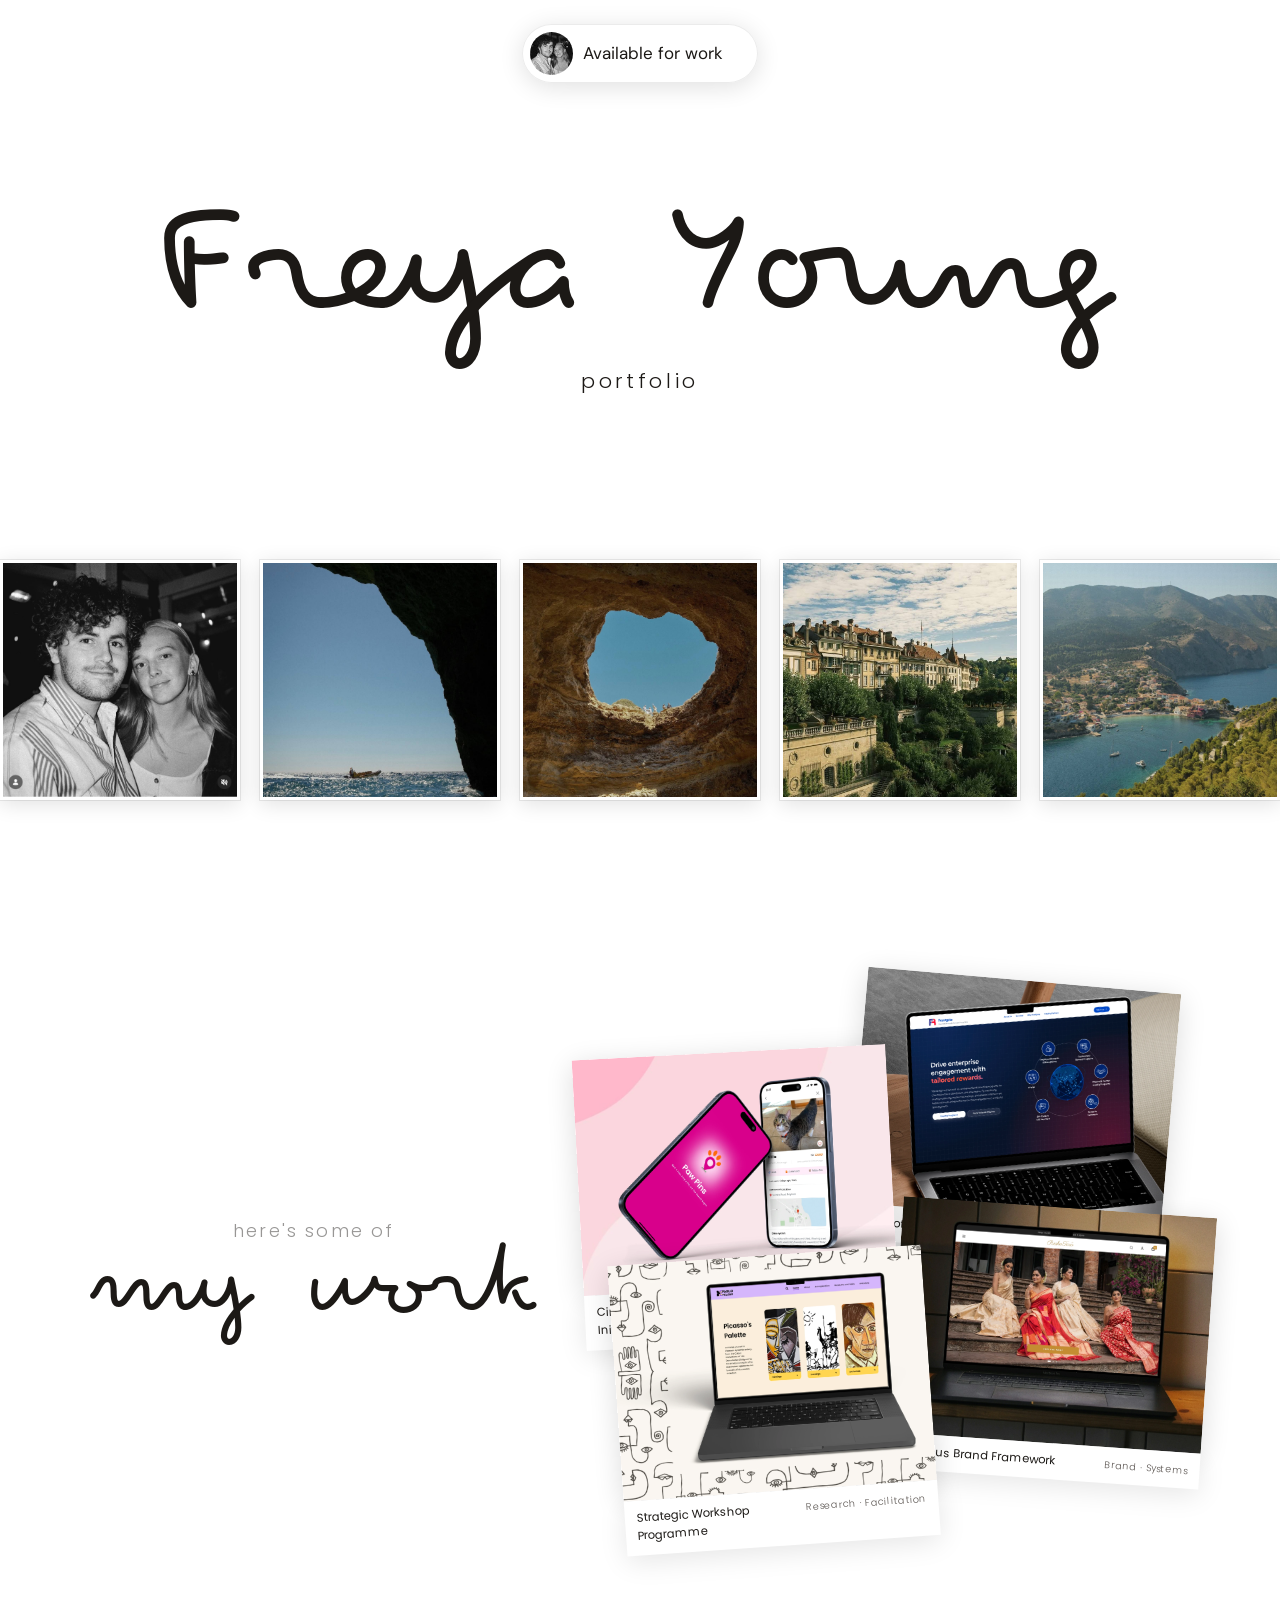
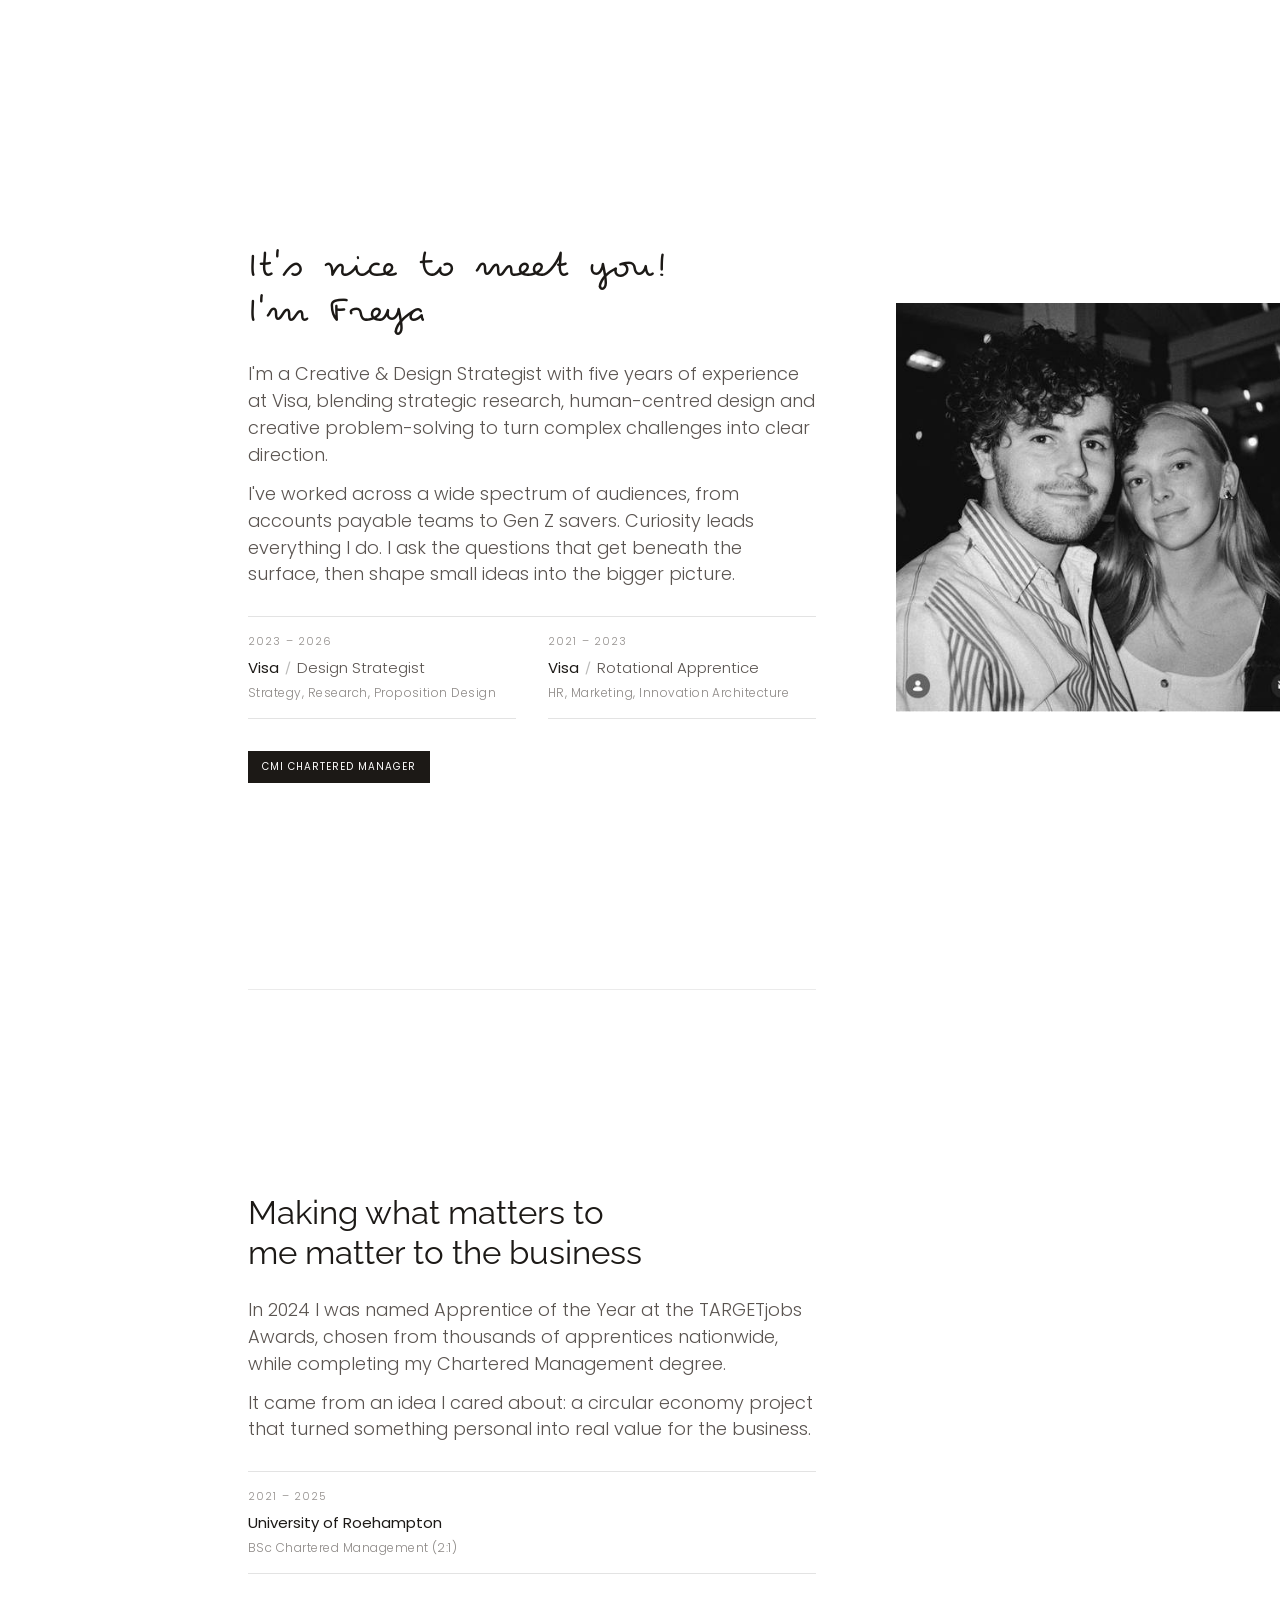
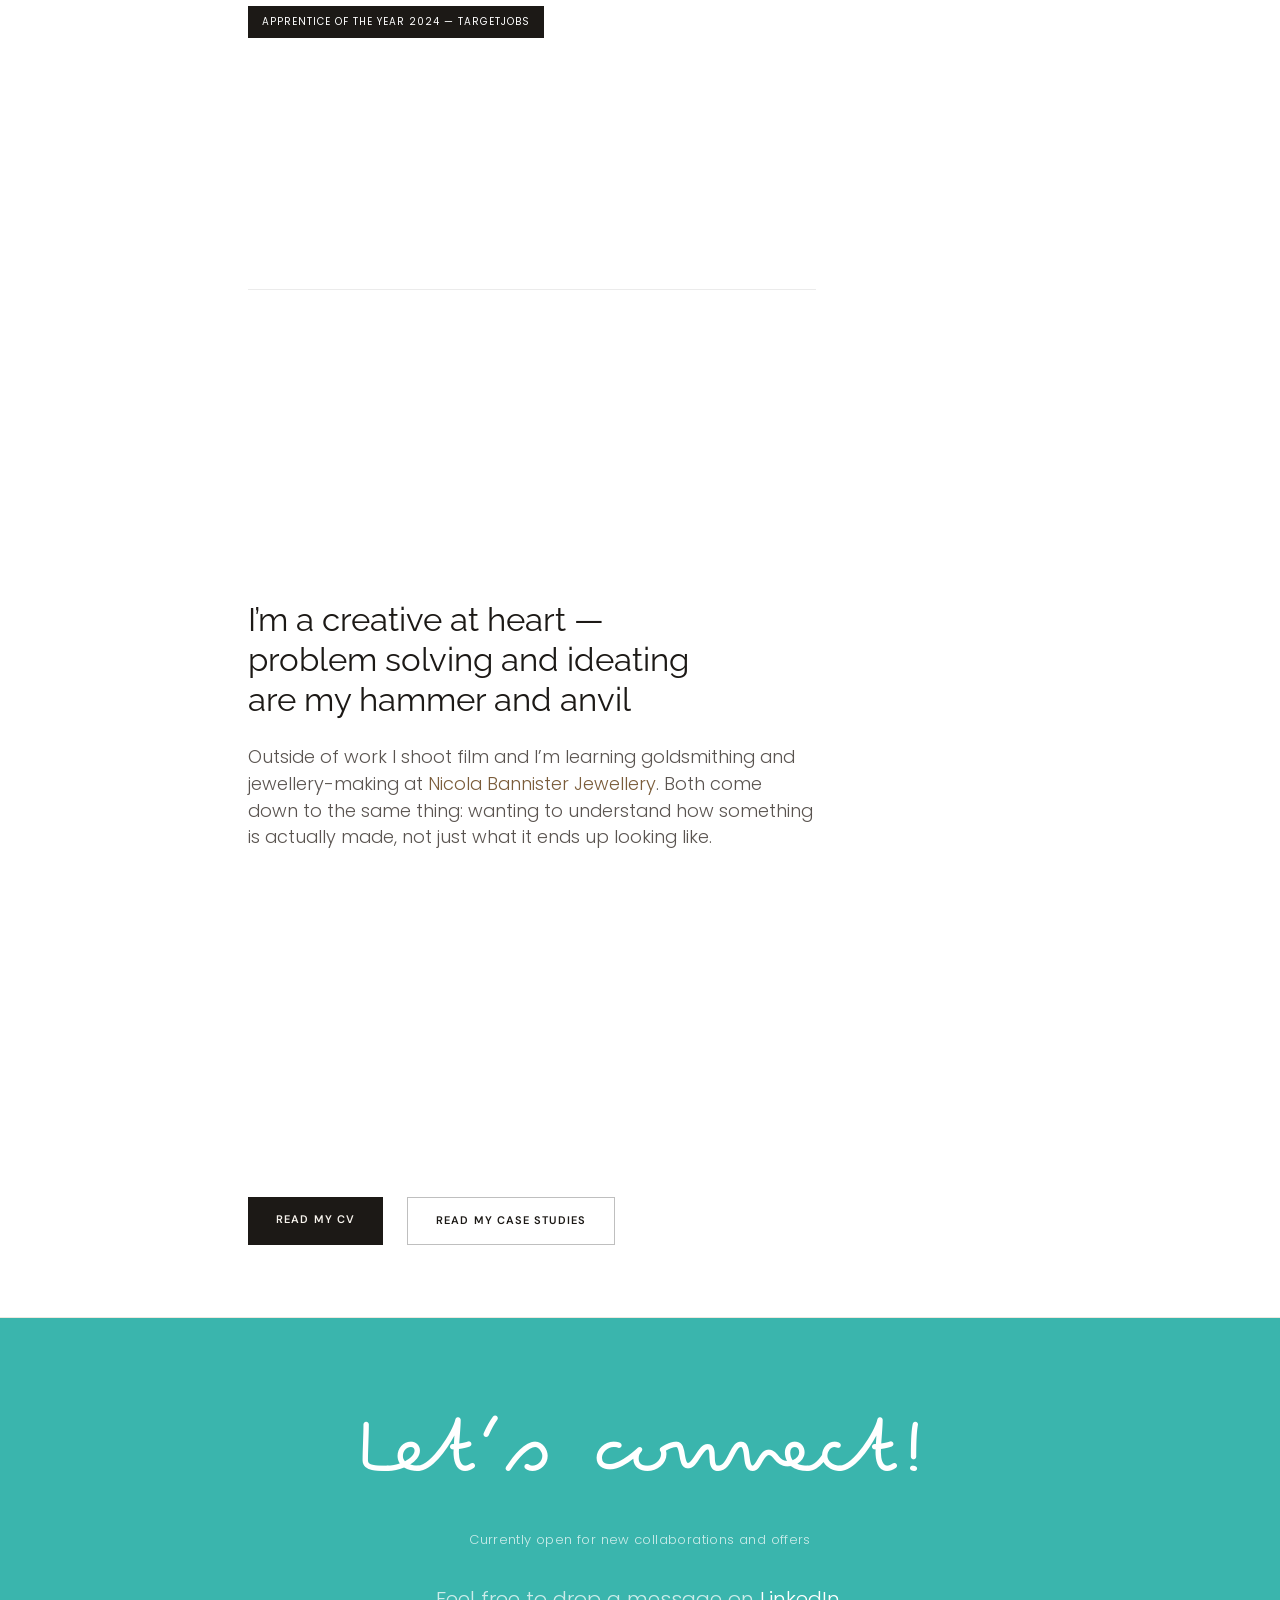
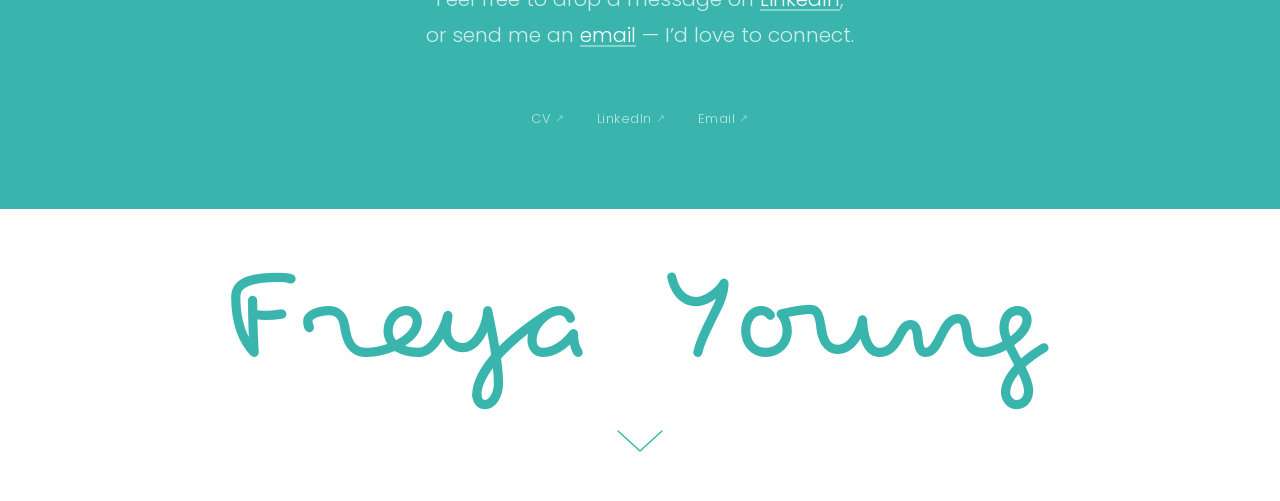
<file: index.html>
<!doctype html><html><head><meta charset=utf8><meta name="theme-color" content="#ffffff"><meta name=viewport content="width=device-width,initial-scale=1,viewport-fit=cover"><style>:root{color-scheme:light;box-sizing:border-box;padding-top:env(safe-area-inset-top,0px);padding-bottom:env(safe-area-inset-bottom,0px)}html{scroll-padding-top:env(safe-area-inset-top,0px)}body{margin:0;padding:0;font:14px -apple-system,BlinkMacSystemFont,sans-serif;background:#fff;color:#000}img{max-width:100%}[hidden]:not([hidden=until-found i]){display:none!important}
/* ── Scroll reveal ── */
#page-wrap{position:relative;z-index:1;background:#fff;}
body{background:#111;}
#reveal-layer{
  position:fixed;bottom:0;left:0;right:0;height:65vh;
  z-index:0;display:grid;grid-template-columns:1fr 1fr 1fr;
  grid-template-rows:1fr;pointer-events:none;overflow:hidden;
}
.reveal-cell{position:relative;overflow:hidden;}
.reveal-cell img{
  position:absolute;inset:0;width:100%;height:100%;
  object-fit:cover;object-position:top;
}
@media(max-width:768px){
  #reveal-layer{height:55vh;grid-template-columns:1fr 1fr;}
  #rc-right{display:none;}
}
</style>
<style>
@font-face{font-family:'Pecita';src:url('fonts/Pecita.otf') format('opentype');font-weight:normal;font-style:normal;}
</style></head><body>
<title>Freya Young</title>
<meta name="claude:viewport-fit-sides" content="cover">
<link rel="stylesheet" href="https://fonts.googleapis.com/css2?family=Poppins:wght@300;400&family=Pinyon+Script&family=Cormorant+Garamond:ital,wght@0,300;0,400;1,300;1,400&family=DM+Sans:opsz,wght@9..40,300;9..40,400;9..40,500;9..40,600&family=Raleway:wght@300;400;500;600;900&display=swap">
<style>
@font-face{font-family:'Coconat';src:url('[data-uri]') format('woff2');font-weight:700;font-style:normal;font-display:swap;}
@font-face{font-family:'LeagueSpartan';font-weight:900;src:url('[data-uri]') format('woff2');}
:root{
  --bg:#F8F4EE;--bg-band:#EDE8DF;--ink:#1C1916;--mid:#5A5450;
  --soft:#9B948E;--accent:#7A5C3A;--teal:#3AB5AD;--card-w:calc(20vw - 16px);--gap:20px;--speed:22s;--blue:#3D6080;
  --serif:'Cormorant Garamond',Georgia,serif;
  --sans:'DM Sans',system-ui,sans-serif;
  --script:'Pinyon Script',cursive;
  --coconat:'Coconat',Georgia,serif;
      --spartan:'LeagueSpartan',var(--sans);
  --gutter:72px;
  --ivory:#F1F0E7;--ivory-r:#F4F3EA;
  --charcoal:#62615A;--blush:#D7B7AD;
}


*,*::before,*::after{box-sizing:border-box;margin:0;padding:0;}
html{scroll-behavior:smooth;}
html{background:#fff;}body{background:#fff;color:var(--ink);font-family:var(--sans);font-size:15px;line-height:1.6;-webkit-font-smoothing:antialiased;padding-left:max(0px,env(safe-area-inset-left,0px));padding-right:max(0px,env(safe-area-inset-right,0px));padding-block:0;}
body::before{content:"";position:fixed;inset:0 0 auto;height:env(safe-area-inset-top,0px);z-index:51;background:transparent;}
a{color:inherit;text-decoration:none;}
h1,h2,h3{text-wrap:balance;}

.nav{position:fixed;top:24px;left:50%;transform:translateX(-50%);z-index:100;background:rgba(255,255,255,.92);backdrop-filter:blur(12px);-webkit-backdrop-filter:blur(12px);border:1px solid rgba(0,0,0,.08);border-radius:999px;padding:7px 10px 7px 7px;box-shadow:0 4px 24px rgba(0,0,0,.12);white-space:nowrap;perspective:600px;overflow:hidden;}
.nav__face{display:flex;align-items:center;will-change:transform,opacity;}
.nav__avatar{width:43px;height:43px;border-radius:50%;overflow:hidden;flex-shrink:0;}
.nav__avatar img{width:100%;height:100%;object-fit:cover;object-position:center top;}
.nav__links{list-style:none;display:flex;gap:0;margin:0 10px;}
.nav__links a{font-family:var(--sans);font-size:17px;font-weight:400;color:var(--ink);padding:8px 17px;border-radius:999px;text-decoration:none;letter-spacing:0;text-transform:none;transition:background .15s;}
.nav__links a:hover{background:rgba(0,0,0,.05);}
.nav__cta{background:var(--teal);color:#fff;font-family:var(--label);font-size:11px;font-weight:600;letter-spacing:.1em;text-transform:uppercase;padding:13px 28px;border-radius:100px;text-decoration:none;transition:background .18s;}.nav__cta:hover{background:#2fa09a;}
.nav__cta:hover{opacity:.75;}
.nav__avail-text{font-family:var(--sans);font-size:17px;font-weight:400;color:var(--ink);padding:0 10px;}
.nav__dot{width:10px;height:10px;border-radius:50%;background:#fff;flex-shrink:0;margin-right:4px;}

/* HERO */
.hero{position:relative;height:100svh;overflow:hidden;background:#fff;}
.mast{position:absolute;top:0;left:0;right:0;bottom:calc(var(--card-w) + max(40px,env(safe-area-inset-bottom,0px)) + 24px);z-index:2;display:flex;flex-direction:column;align-items:center;justify-content:center;text-align:center;padding:0 max(24px,env(safe-area-inset-left,0px));gap:0.3em;}
.mast__name{font-family:'Pecita',cursive;font-weight:normal;font-size:clamp(72px,14vw,210px);line-height:0.9;color:var(--ink);}
.mast__sub{font-family:'Poppins',sans-serif;font-weight:300;font-size:clamp(13px,1.6vw,22px);color:var(--ink);letter-spacing:0.18em;text-transform:lowercase;}
.reel{position:absolute;bottom:max(100px,env(safe-area-inset-bottom,0px));left:0;right:0;z-index:2;overflow:visible;}
.track{display:flex;gap:var(--gap);width:max-content;animation:reel-scroll var(--speed) linear infinite;}
@keyframes reel-scroll{to{transform:translateX(calc(-5*(var(--card-w) + var(--gap))));}}
.reel-card{position:relative;width:var(--card-w);height:var(--card-w);flex-shrink:0;overflow:visible;border:3px solid #fff;outline:1px solid rgba(0,0,0,.08);box-shadow:0 4px 20px rgba(0,0,0,.12);}
.reel-card img{width:100%;height:100%;object-fit:cover;display:block;}
.speech{position:absolute;bottom:calc(100% + 10px);left:50%;transform:translateX(-50%) translateY(6px);background:#fff;color:var(--ink);font-family:'Poppins',sans-serif;font-weight:300;font-size:clamp(10px,0.85vw,13px);line-height:1.3;white-space:nowrap;padding:7px 14px 8px;border-radius:20px;box-shadow:0 4px 16px rgba(0,0,0,.14);pointer-events:none;opacity:0;transition:opacity 0.2s ease,transform 0.2s ease;z-index:10;}
.speech::after{content:'';position:absolute;top:100%;left:50%;transform:translateX(-50%);border:6px solid transparent;border-top-color:#fff;}
.reel-card:hover .speech{opacity:1;transform:translateX(-50%) translateY(0);}

.hero__landscape{flex:1;position:relative;overflow:hidden;}
.carousel{position:relative;width:100%;height:100%;overflow:hidden;}
.carousel__slide{position:absolute;inset:0;background-size:cover;background-position:center 35%;opacity:0;transition:opacity .7s ease;}
.carousel__slide.active{opacity:1;}
.carousel__slide--grad1{background:linear-gradient(135deg,#4A6C7A 0%,#3A5068 50%,#2D4A5C 100%);}
.carousel__slide--grad2{background:linear-gradient(135deg,#5C6845 0%,#3D5035 50%,#2A3D28 100%);}
.carousel__nav{position:absolute;bottom:20px;left:50%;transform:translateX(-50%);display:flex;gap:8px;z-index:10;align-items:center;}
.carousel__dot{width:24px;height:2px;background:rgba(255,255,255,.4);border:none;cursor:pointer;padding:0;transition:background .2s,width .2s;border-radius:1px;}
.carousel__dot.active{background:#fff;width:40px;}
.carousel__arrow{position:absolute;right:20px;top:50%;transform:translateY(-50%);width:40px;height:40px;border:1px solid rgba(255,255,255,.5);background:rgba(0,0,0,.12);color:#fff;font-size:22px;line-height:1;cursor:pointer;display:flex;align-items:center;justify-content:center;z-index:10;transition:background .2s;padding:0;}
.carousel__arrow:hover{background:rgba(0,0,0,.35);}





/* WORK — anju.design style */
.work{padding:0;background:#fff;}
.work-two-col{display:grid;grid-template-columns:1fr 1.3fr;align-items:center;padding:80px 72px;gap:24px;}
.work-label{display:flex;flex-direction:column;gap:0.1em;align-items:center;text-align:center;}
.work-label__pre{font-family:'Poppins',sans-serif;font-weight:300;font-size:clamp(14px,1.4vw,20px);letter-spacing:0.12em;text-transform:lowercase;color:var(--ink);opacity:0.45;}
.work-label__main{font-family:'Pecita',cursive;font-weight:normal;font-size:clamp(52px,8vw,120px);line-height:0.9;color:var(--ink);}
.collage{position:relative;width:100%;aspect-ratio:1/0.95;}
.col-card{position:absolute;left:var(--left);top:var(--top);width:50%;transform:rotate(var(--rot)) translateY(20px);opacity:0;transition:transform 0.65s cubic-bezier(0.22,1,0.36,1) var(--delay),opacity 0.5s ease var(--delay);}
.col-card.in{transform:rotate(var(--rot)) translateY(0);opacity:1;}
.col-card__img{width:100%;aspect-ratio:4/3;overflow:hidden;box-shadow:0 6px 28px rgba(0,0,0,.14);}
.col-card__img img{width:100%;height:100%;object-fit:cover;display:block;}
.col-card__info{background:#fff;padding:8px 12px 10px;box-shadow:0 6px 28px rgba(0,0,0,.10);display:flex;flex-direction:row;align-items:baseline;justify-content:space-between;gap:8px;}
.col-card__title{font-family:'Poppins',sans-serif;font-weight:400;font-size:clamp(10px,0.9vw,13px);color:var(--ink);}
.col-card__meta{font-family:'Poppins',sans-serif;font-weight:300;font-size:clamp(9px,0.75vw,11px);color:var(--mid);letter-spacing:0.03em;white-space:nowrap;}
.work-footer{display:flex;align-items:center;justify-content:space-between;padding:18px var(--gutter) 72px;}
.work-footer-left{font-size:13px;color:var(--soft);}
.work-footer-right{font-size:13px;color:var(--blue);}
.work-footer-right:hover{text-decoration:underline;}

/* ABOUT */
.about{padding:72px var(--gutter) 72px;background:var(--bg);}
.about-inner{display:grid;grid-template-columns:1fr 1.6fr;gap:clamp(40px,5vw,72px);align-items:start;}
.about-heading{font-family:var(--serif);font-style:italic;font-size:clamp(26px,3.2vw,46px);font-weight:300;line-height:1.15;color:var(--ink);margin-bottom:28px;}
.about-body p{font-size:15px;color:var(--mid);line-height:1.85;margin-bottom:16px;font-weight:300;max-width:480px;}
.about-mark{background:color-mix(in srgb,var(--accent) 22%,transparent);color:var(--ink);padding:1px 3px;border-radius:2px;}
.about-credentials{display:flex;flex-wrap:wrap;gap:8px;margin-top:28px;}
.cred-pill{font-size:11px;letter-spacing:.06em;text-transform:uppercase;color:var(--mid);border:1px solid color-mix(in srgb,var(--ink) 18%,transparent);padding:5px 13px;}
.about-link{display:inline-block;margin-top:28px;font-size:11.5px;letter-spacing:.1em;text-transform:uppercase;color:var(--ink);text-decoration:none;border-bottom:1px solid var(--ink);padding-bottom:2px;transition:opacity .15s;}
.about-link:hover{opacity:.55;}
.about-right{position:relative;padding-top:20px;min-height:800px;}
.about-year{position:absolute;top:0;right:0;font-family:var(--sans);font-size:28px;font-weight:300;color:color-mix(in srgb,var(--ink) 30%,transparent);letter-spacing:.04em;}
.about-photo-wrap{width:100%;transform:rotate(1deg);box-shadow:0 12px 48px rgba(0,0,0,.18);position:relative;z-index:2;flex-shrink:0;align-self:flex-start;}
.about-photo-wrap img{display:block;width:100%;aspect-ratio:4/3;object-fit:cover;object-position:center 30%;}
.about-clip{position:absolute;top:-22px;left:50%;transform:translateX(-50%);z-index:5;}
.about-stamps{position:absolute;bottom:80px;right:0;display:flex;flex-direction:column;gap:6px;align-items:flex-end;z-index:4;}
.about-stamp{display:block;box-shadow:0 2px 8px rgba(0,0,0,.22);}
.about-stamp--1{transform:rotate(2deg);}
.about-stamp--2{transform:rotate(-3deg) translateX(10px);}
.about-note{position:absolute;bottom:60px;left:0;width:52%;background:var(--ivory-r);border:1.5px dashed color-mix(in srgb,var(--accent) 35%,transparent);border-radius:40% 42% 38% 44%/38% 40% 44% 42%;padding:28px 32px;z-index:3;transform:rotate(-1.5deg);}
.about-note p{font-family:var(--script);font-size:clamp(16px,1.8vw,22px);line-height:1.5;color:var(--ink);}
.about-star{position:absolute;opacity:.7;}
.about-star--bl{bottom:0;left:-20px;}
.about-star--br{bottom:40px;right:-10px;}
.section-eyebrow{font-size:10.5px;font-weight:400;letter-spacing:.16em;text-transform:uppercase;color:var(--soft);margin-bottom:20px;display:block;}

/* CREATIVE PURSUITS */
.pursuits{display:grid;grid-template-columns:1fr 1fr;min-height:580px;}
.pursuit{position:relative;overflow:hidden;display:flex;flex-direction:column;justify-content:flex-end;padding:48px clamp(28px,4vw,60px);min-height:580px;}
.pursuit--photo{background:#27201A;}
.pursuit--jewel{background:#E8D6C0;}
.pursuit__label{font-size:10px;letter-spacing:.18em;text-transform:uppercase;margin-bottom:20px;}
.pursuit--photo .pursuit__label{color:rgba(255,255,255,.45);}
.pursuit--jewel .pursuit__label{color:var(--mid);}
.pursuit__title{font-family:var(--serif);font-size:clamp(52px,7vw,96px);font-weight:300;font-style:italic;line-height:.9;margin-bottom:20px;}
.pursuit--photo .pursuit__title{color:rgba(255,255,255,.92);}
.pursuit--jewel .pursuit__title{color:var(--ink);}
.pursuit__desc{font-size:14px;line-height:1.65;max-width:380px;font-weight:300;}
.pursuit--photo .pursuit__desc{color:rgba(255,255,255,.55);}
.pursuit--jewel .pursuit__desc{color:var(--mid);}
.pursuit__rule{position:absolute;top:48px;right:clamp(28px,4vw,60px);width:1px;height:60px;}
.pursuit--photo .pursuit__rule{background:rgba(255,255,255,.18);}
.pursuit--jewel .pursuit__rule{background:color-mix(in srgb,var(--ink) 18%,transparent);}

.footer{background:var(--teal);color:var(--bg);padding:96px 48px 80px;}
.footer__avail{display:flex;align-items:center;justify-content:center;gap:10px;font-family:'Poppins',sans-serif;font-weight:300;font-size:13px;color:rgba(255,255,255,.75);line-height:1.4;margin-bottom:32px;letter-spacing:.03em;}
.footer__avail-dot{width:8px;height:8px;border-radius:50%;background:#fff;flex-shrink:0;margin-top:2px;align-self:flex-start;}
.footer__links{display:flex;gap:32px;justify-content:center;margin-top:40px;}
.footer__links a{font-family:'Poppins',sans-serif;font-weight:300;font-size:13px;color:rgba(255,255,255,.65);text-decoration:none;display:flex;align-items:center;gap:4px;transition:color .15s;letter-spacing:.04em;}
.footer__links a:hover{color:#fff;}
.footer__links a::after{content:"\2197\FE0E";font-size:11px;opacity:.6;}
.footer__msg{text-align:center;font-family:'Poppins',sans-serif;font-weight:300;font-size:clamp(16px,1.6vw,22px);color:rgba(255,255,255,.75);line-height:1.75;margin-bottom:56px;}
.footer__msg a{color:#fff;text-decoration:underline;text-underline-offset:3px;text-decoration-color:rgba(255,255,255,.4);}
.footer__msg a:hover{text-decoration-color:#fff;}
.footer__name{display:block;font-family:'Pecita',cursive;font-weight:normal;font-size:clamp(72px,12vw,180px);line-height:0.88;color:var(--teal);white-space:nowrap;text-align:center;}
.footer__connect{font-family:'Pecita',cursive;font-weight:normal;font-size:clamp(48px,7vw,96px);color:#fff;margin:0 0 32px;line-height:0.95;text-align:center;}
.footer-name-section{background:#fff;display:flex;flex-direction:column;align-items:center;justify-content:center;padding:56px 48px 48px;}
.footer-chevron{color:var(--teal);margin-top:28px;flex-shrink:0;}
.footer-inner{display:none;}



/* ── SKILLS SECTION ── */
.about{background:var(--bg-band);padding:80px var(--gutter);}
.about-inner{max-width:1160px;margin:0 auto;display:grid;grid-template-columns:1fr 320px;gap:80px;align-items:start;}
.section-eyebrow{font-size:10.5px;font-weight:400;letter-spacing:.16em;text-transform:uppercase;color:var(--soft);margin-bottom:16px;display:block;}
.about-title{font-family:var(--serif);font-size:clamp(32px,5vw,52px);font-weight:300;line-height:1.1;color:var(--ink);margin-bottom:28px;}
.about-title em{font-style:italic;color:var(--accent);}
.about-body p{font-size:14px;color:var(--mid);line-height:1.8;margin-bottom:14px;font-weight:300;}
.btn{display:inline-flex;align-items:center;gap:8px;margin-top:12px;padding:14px 32px;background:var(--teal);border:none;color:#fff;font-family:var(--label);font-size:12px;font-weight:600;letter-spacing:.1em;text-transform:uppercase;text-decoration:none;transition:background .18s;}.btn:hover{background:#2fa09a;}
.btn:hover{background:var(--ink);color:var(--bg);}
.photo-col{display:flex;flex-direction:column;gap:16px;}
.photo-box{aspect-ratio:3/4;background:var(--bg);border:1px solid color-mix(in srgb,var(--ink) 10%,transparent);display:flex;align-items:center;justify-content:center;font-size:11px;letter-spacing:.05em;color:var(--soft);max-width:100%;}
.hobby-row{display:flex;gap:8px;flex-wrap:wrap;}
.hobby-pill{font-family:var(--serif);font-style:italic;font-size:13px;color:var(--mid);border:1px solid color-mix(in srgb,var(--ink) 20%,transparent);padding:5px 14px;border-radius:20px;}

/* CONTACT */
.contact{padding:96px var(--gutter);text-align:center;}
.contact-eyebrow{margin-bottom:20px;display:inline-block;}
.contact-title{font-family:var(--serif);font-size:clamp(56px,11vw,108px);font-weight:300;line-height:.95;color:var(--ink);margin-bottom:24px;}
.contact-title em{font-style:italic;color:var(--accent);}
.contact-sub{font-size:14px;color:var(--mid);margin-bottom:36px;font-weight:300;max-width:400px;margin-left:auto;margin-right:auto;line-height:1.7;}
.email-block{display:inline-block;font-family:var(--serif);font-size:20px;font-weight:300;color:var(--ink);background:var(--bg-band);padding:16px 32px;user-select:all;letter-spacing:.02em;}
.contact-links{margin-top:24px;display:flex;gap:24px;justify-content:center;}
.contact-links a{font-size:11.5px;letter-spacing:.08em;text-transform:uppercase;color:var(--soft);transition:color .15s;}
.contact-links a:hover{color:var(--ink);}

footer{border-top:1px solid var(--bg-band);padding:20px var(--gutter);}
.footer{background:var(--teal);color:var(--bg);padding:96px 48px 80px;}
.footer__avail{display:flex;align-items:center;justify-content:center;gap:10px;font-family:'Poppins',sans-serif;font-weight:300;font-size:13px;color:rgba(255,255,255,.75);line-height:1.4;margin-bottom:32px;letter-spacing:.03em;}
.footer__avail-dot{width:8px;height:8px;border-radius:50%;background:#fff;flex-shrink:0;margin-top:2px;align-self:flex-start;}
.footer__links{display:flex;gap:32px;justify-content:center;}
.footer__links a{font-family:'Poppins',sans-serif;font-weight:300;font-size:13px;color:rgba(255,255,255,.65);text-decoration:none;display:flex;align-items:center;gap:4px;transition:color .15s;letter-spacing:.04em;}
.footer__links a:hover{color:#fff;}
.footer__links a::after{content:"\2197\FE0E";font-size:11px;opacity:.6;}
.footer__msg{text-align:center;font-family:'Poppins',sans-serif;font-weight:300;font-size:clamp(16px,1.6vw,22px);color:rgba(255,255,255,.75);line-height:1.75;margin-bottom:56px;}
.footer__msg a{color:#fff;text-decoration:underline;text-underline-offset:3px;text-decoration-color:rgba(255,255,255,.4);}
.footer__msg a:hover{text-decoration-color:#fff;}
.footer__name{display:block;font-family:'Pecita',cursive;font-weight:normal;font-size:clamp(72px,12vw,180px);line-height:0.88;color:var(--teal);white-space:nowrap;text-align:center;}
.footer__connect{font-family:'Pecita',cursive;font-weight:normal;font-size:clamp(48px,7vw,96px);color:#fff;margin:0 0 32px;line-height:0.95;text-align:center;}
.footer-name-section{background:#fff;display:flex;flex-direction:column;align-items:center;justify-content:center;padding:56px 48px 48px;}
.footer-chevron{color:var(--teal);margin-top:28px;flex-shrink:0;}
.footer-inner{display:none;}



/* ── DOES THIS SOUND LIKE YOU ── */
.sounds-like {
  background: #271D17;
  padding: 80px 0 72px;
  overflow: hidden;
}
.sounds-like__inner {
  padding: 0 var(--gutter);
  max-width: 1160px;
  margin: 0 auto 48px;
}
.sounds-like__eyebrow {
  font-size: 10.5px;
  font-weight: 400;
  letter-spacing: .16em;
  text-transform: uppercase;
  color: rgba(255,255,255,.35);
  display: block;
  margin-bottom: 14px;
}
.sounds-like__heading {
  font-family: var(--serif);
  font-size: clamp(28px, 4vw, 48px);
  font-weight: 300;
  color: #F0EBE3;
  line-height: 1.15;
}
.sounds-like__heading em {
  font-style: italic;
  color: #C49A65;
}
.cards-track-wrap {
  overflow-x: auto;
  -webkit-overflow-scrolling: touch;
  scrollbar-width: none;
  cursor: grab;
}
.cards-track-wrap::-webkit-scrollbar { display: none; }
.cards-track {
  display: flex;
  gap: 16px;
  padding: 0 var(--gutter) 4px;
  width: max-content;
}
.scard {
  flex-shrink: 0;
  width: 220px;
  padding: 28px 24px 32px;
  display: flex;
  flex-direction: column;
  gap: 20px;
}
.scard--blue   { background: #C8DCE8; }
.scard--yellow { background: #EDE8C4; }
.scard--sage   { background: #C4D8C8; }
.scard--peach  { background: #E8D4C4; }
.scard--lav    { background: #D8CCEC; }
.scard__icon {
  width: 36px;
  height: 36px;
  opacity: .7;
}
.scard__quote {
  font-family: var(--serif);
  font-size: 15px;
  font-style: italic;
  font-weight: 300;
  color: #2A1F1A;
  line-height: 1.55;
}
.sounds-like__cta {
  display: flex;
  justify-content: center;
  margin-top: 48px;
  padding: 0 var(--gutter);
}
.sounds-like__btn {
  display: inline-block;
  padding: 13px 32px;
  border: 1px solid rgba(255,255,255,.25);
  color: #F0EBE3;
  font-size: 12px;
  font-weight: 400;
  letter-spacing: .1em;
  text-transform: uppercase;
  transition: background .2s, border-color .2s;
}
.sounds-like__btn:hover {
  background: rgba(255,255,255,.08);
  border-color: rgba(255,255,255,.5);
}


/* ABOUT */
.about{background:#fff;padding:0;}
.about-header{display:none;}
.about-inner{display:flex;flex-direction:row;min-height:100vh;max-width:none;margin:0;align-items:start;}
.about-left{flex:0 0 auto;padding:2rem 0 0 248px;min-width:0;}
.about-step{min-height:100vh;display:flex;flex-direction:column;justify-content:center;padding:80px 0;max-width:568px;}
.about-step+.about-step{border-top:1px solid rgba(0,0,0,.08);}
.about-step:last-child{padding-bottom:96px;}
.about-last__left .about-step{}
.about-step h2{font-family:'Raleway',var(--sans);font-size:clamp(22px,2.6vw,36px);font-weight:400;line-height:1.2;color:var(--ink);margin-bottom:24px;}
.about-step[data-step="0"] h2{font-family:'Pecita',cursive;font-weight:normal;font-size:clamp(28px,3.2vw,52px);line-height:1.1;}
.about-step p{font-family:'Poppins',sans-serif;font-size:clamp(14px,1.4vw,18px);color:var(--mid);line-height:1.5;margin-bottom:12px;font-weight:300;}
.about-cta-bar{display:none;}
.about-cv-btn{display:inline-flex;align-items:center;gap:10px;padding:15px 32px;background:var(--teal);color:#fff;font-family:var(--label);font-size:11px;font-weight:600;letter-spacing:.12em;text-transform:uppercase;text-decoration:none;transition:background .18s;}.about-cv-btn:hover{background:#2fa09a;}.about-cv-btn::after{content:"↗";font-size:13px;opacity:.85;}
.about-cv-btn:hover{background:var(--ink);color:#fff;}
/* About metadata */
.about-meta{margin-top:16px;margin-bottom:32px;border-top:1px solid rgba(26,26,24,.12);display:grid;grid-template-columns:1fr 1fr;gap:0 32px;}
.about-meta-item{padding:16px 0;border-bottom:1px solid rgba(26,26,24,.12);min-width:0;}
.about-meta-item:last-child{border-bottom:none;}
.about-meta-yr{font-family:'Poppins',sans-serif;font-size:11px;letter-spacing:.1em;text-transform:uppercase;color:var(--mid);opacity:.65;margin-bottom:5px;font-weight:300;}
.about-meta-org{font-family:'Poppins',sans-serif;font-size:15px;font-weight:400;color:var(--ink);}
.about-meta-role{font-family:'Poppins',sans-serif;font-size:15px;font-weight:300;color:var(--mid);}
.about-meta-slash{color:rgba(26,26,24,.3);margin:0 6px;}
.about-meta-sub{font-family:'Poppins',sans-serif;font-size:12px;letter-spacing:.04em;color:var(--mid);opacity:.7;margin-top:3px;font-weight:300;}
.about-meta-chips{display:flex;flex-wrap:wrap;gap:6px;padding:16px 0 0;}
.about-meta-chip{font-family:'Poppins',sans-serif;font-size:10px;letter-spacing:.1em;text-transform:uppercase;color:#fff;background:var(--ink);padding:8px 14px;text-decoration:none;font-weight:400;}

.about-right{flex:0 0 auto;margin-left:auto;position:sticky;top:0;height:100vh;display:flex;align-items:center;width:calc(clamp(221px,27.2vw,357px) + 3.8rem + 248px);}
.about-panel{position:absolute;inset:0;display:flex;align-items:center;justify-content:flex-start;padding:0 248px 0 0;opacity:0;transition:opacity .5s ease;pointer-events:none;}
.about-panel.active{opacity:1;pointer-events:auto;}
.about-progress{display:none;}
.photo-stack{position:relative;width:calc(clamp(221px,27.2vw,357px) + 3.8rem);height:calc(clamp(221px,27.2vw,357px) + 3.8rem);}
.ps-img{position:absolute;inset:0;width:100%;height:100%;object-fit:cover;}
.ps-back{}
.ps-front{}
.flicker-wrap{position:relative;width:calc(clamp(221px,27.2vw,357px) + 3.8rem);height:calc(clamp(221px,27.2vw,357px) + 3.8rem);}
.flicker-img{position:absolute;inset:0;width:100%;height:100%;object-fit:cover;box-shadow:0 8px 32px rgba(0,0,0,.25);opacity:0;transform:rotate(2deg);}
.flicker-img.fi-active{opacity:1;}

/* About buttons (all sizes) */
.about-cta-btn{font-family:var(--label);font-size:11px;font-weight:600;letter-spacing:.1em;text-transform:uppercase;text-decoration:none;color:var(--bg);background:var(--ink);padding:14px 28px;border:none;display:inline-block;white-space:nowrap;}
.about-cta-btn--secondary{background:transparent;color:var(--ink);border:1.5px solid rgba(0,0,0,.25);}
.about-cta-inline{display:flex;gap:24px;justify-content:flex-start;padding:8px 48px 72px 248px;background:#fff;}
@media(max-width:768px){
  :root{--gutter:24px;}

  /* Nav */
  .nav{top:12px;padding:5px 6px;}
  .nav__links a{font-size:13px;padding:6px 10px;}
  .nav__cta{font-size:13px;padding:8px 14px;}
  .nav__avail-text{display:none;}
  .nav__dot{display:none;}

  /* Hero — stack vertically */
  :root{--card-w:calc(38vw - 10px);--gap:14px;}
  .reel{bottom:max(72px,env(safe-area-inset-bottom,0px));}
  .speech{display:none;}

  /* Work */
  .work-two-col{grid-template-columns:1fr;min-height:auto;padding:64px 24px 80px;gap:48px;}
  .collage{max-width:380px;margin:0 auto;}
  .work-footer{padding:14px 24px 48px;}
  .work{padding-bottom:40px;}

  /* Sounds like */
  .sounds-like{padding:56px 0 48px;}
  .sounds-like__heading{font-size:clamp(22px,6vw,36px);}

  /* About — sticky image top, text scrolls below */
  .about-header{padding:36px 24px 10px;position:sticky;top:0;z-index:10;background:#fff;}
  .about-header .work-heading{visibility:hidden;}
  .about-inner{flex-direction:column;}
  .about-right{display:flex;position:sticky;top:72px;width:100%;height:68vw;margin-left:0;min-height:0;order:-1;z-index:5;background:#fff;}
  .about-panel{padding:0;inset:16px 20px;border-radius:2px;}
  .about-progress{display:flex;position:absolute;bottom:14px;left:20px;right:20px;height:2px;gap:3px;z-index:2;}
  .about-progress-seg{flex:1;height:2px;background:rgba(255,255,255,.3);transition:background .4s ease;border-radius:1px;}
  .about-progress-seg.active{background:#fff;}
  .photo-stack,.flicker-wrap{width:100%;height:100%;}
  .about-left{padding:0 24px;}
  .about-step{min-height:auto;padding:40px 0 32px;}
  .about-left .about-step:first-child{padding-top:16px;}
  .about-step+.about-step{border-top:1px solid rgba(0,0,0,.08);}
  .about-step:last-child{padding-bottom:56px;}
  .about-cta-inline{padding:8px 24px 48px!important;justify-content:flex-start;}
  .about-step p{font-size:16px;}
  .about-meta-org,.about-meta-role{font-size:13px;}
  .about-cta-bar{display:flex;position:fixed;bottom:0;left:0;right:0;z-index:200;background:#fff;border-top:1px solid rgba(0,0,0,.08);padding:14px 24px calc(14px + env(safe-area-inset-bottom,0px));justify-content:center;gap:36px;opacity:0;pointer-events:none;transition:opacity .25s ease;}
  .about-cta-bar.visible{opacity:1;pointer-events:auto;}
  .about-cta-btn{font-family:var(--label);font-size:11px;font-weight:600;letter-spacing:.1em;text-transform:uppercase;text-decoration:none;color:var(--bg);background:var(--ink);padding:14px 28px;border:none;display:inline-block;white-space:nowrap;}
  .about-cta-btn--secondary{background:transparent;color:var(--ink);border:1.5px solid rgba(0,0,0,.25);}
.about-cta-inline{display:flex;gap:24px;justify-content:flex-start;padding:8px 48px 72px 248px;background:#fff;}

  /* Body copy */
  .hero__card-desc{font-size:15px;}

  /* Hero chip tag — allow wrap, reposition */
  .hero__chip--offline{white-space:normal;font-size:11px;padding:7px 12px;bottom:16px;right:16px;max-width:calc(100% - 32px);}

  /* Footer */
  .footer{padding:72px 24px 64px;}
  .footer__connect{font-size:clamp(28px,8vw,44px);margin-bottom:24px;}
  .footer__msg{font-size:clamp(16px,4.5vw,22px);margin-bottom:0;}
  .footer__links{margin-top:28px;}
  .footer-name-section{padding:40px 24px max(36px,env(safe-area-inset-bottom,0px));}
  .footer__top{flex-direction:column;gap:20px;margin-bottom:32px;}
  .footer__links{flex-wrap:wrap;gap:16px;}
  .footer__name{font-size:13vw;white-space:nowrap;text-align:center;}
  .footer-name-section{overflow:hidden;}
  .footer__msg{font-size:clamp(15px,4vw,20px);}
}
@media(max-width:768px){
  /* Hero: carousel sits higher, name centred in the space above it */
  .hero{height:calc(78svh + 12vw);}
  :root{--card-w:calc(50vw - 10px);}
  .reel{bottom:40px;}
  .mast{top:8rem;bottom:calc(40px + var(--card-w) + 24px);}
  .work-two-col{padding-top:56px;}
  /* About: white strip behind the nav so text can't show above the sticky image */
  .about-right{top:0;height:calc(68vw + 72px);}
  .about-panel{inset:88px 20px 16px;}
  /* About buttons: stack full width so they don't run off screen */
  .about-cta-inline{flex-direction:column;gap:8px;}
  .about-cta-btn{display:block;text-align:center;}
  /* Work: full cards stacked, 1rem under the heading, each framed in white */
  .work-two-col{gap:1rem;}
  .collage{aspect-ratio:auto;max-width:none;display:flex;flex-direction:column;gap:24px;}
  .col-card{position:relative;left:auto;top:auto;width:100%;z-index:auto!important;background:#fff;padding:8px;box-shadow:0 6px 28px rgba(0,0,0,.12);transform:translateY(20px);text-decoration:none;}
  .col-card.in{transform:none;}
  .col-card__img,.col-card__info{box-shadow:none;}
  .col-card__info{padding:12px 4px 4px;}
  .col-card__title{font-size:14px;}
  .col-card__meta{font-size:12px;}
}
</style>

<div id="page-wrap">
<nav class="nav" id="nav">
  <div class="nav__face" id="navNormal">
    <div class="nav__avatar"><img src="images/nav-avatar.jpg" alt="Freya Young"></div>
    <ul class="nav__links">
      <li><a href="#work">Work</a></li>
      <li><a href="#about">About</a></li>
      <li><a href="cv.pdf" target="_blank">CV</a></li>
    </ul>
    <a href="#contact" class="nav__cta">Contact</a>
  </div>
  <div class="nav__face" id="navScroll" style="display:none">
    <div class="nav__avatar"><img src="images/nav-avatar-2.jpg" alt="Freya Young"></div>
    <span class="nav__avail-text">Available for work</span>
    <span class="nav__dot"></span>
  </div>
</nav>

<section class="hero">
  <div class="mast">
    <span class="mast__name">Freya Young</span>
    <span class="mast__sub">portfolio</span>
  </div>
  <div class="reel">
    <div class="track">
      <div class="reel-card"><img src="images/hero-slide-1.jpg" alt="" loading="lazy"><span class="speech">currently somewhere with better weather</span></div>
      <div class="reel-card"><img src="images/hero-slide-2.jpg" alt="" loading="lazy"><span class="speech">golden hour > everything</span></div>
      <div class="reel-card"><img src="images/hero-slide-3.jpg" alt="" loading="lazy"><span class="speech">shot on a whim, kept forever</span></div>
      <div class="reel-card"><img src="images/hero-slide-4.jpg" alt="" loading="lazy"><span class="speech">somewhere between wandering &amp; wondering</span></div>
      <div class="reel-card"><img src="images/hero-slide-5.jpg" alt="" loading="lazy"><span class="speech">this camera goes everywhere with me</span></div>
      <div class="reel-card"><img src="images/hero-slide-1.jpg" alt="" loading="lazy"><span class="speech">currently somewhere with better weather</span></div>
      <div class="reel-card"><img src="images/hero-slide-2.jpg" alt="" loading="lazy"><span class="speech">golden hour > everything</span></div>
      <div class="reel-card"><img src="images/hero-slide-3.jpg" alt="" loading="lazy"><span class="speech">shot on a whim, kept forever</span></div>
      <div class="reel-card"><img src="images/hero-slide-4.jpg" alt="" loading="lazy"><span class="speech">somewhere between wandering &amp; wondering</span></div>
      <div class="reel-card"><img src="images/hero-slide-5.jpg" alt="" loading="lazy"><span class="speech">this camera goes everywhere with me</span></div>
    </div>
  </div>
</section>

<section class="work" id="work">
  <div class="work-two-col">
    <div class="work-label">
      <span class="work-label__pre">here's some of</span>
      <span class="work-label__main">my work</span>
    </div>
    <div class="collage" id="collage">
      <a class="col-card" href="case-study.html" style="--rot:5deg;--left:44%;--top:0%;--delay:80ms;z-index:1">
        <div class="col-card__img"><img src="images/work-card-2.webp" alt="AI Prototyping Assistant" loading="lazy"></div>
        <div class="col-card__info"><span class="col-card__title">AI Prototyping Assistant</span><span class="col-card__meta">AI · Product</span></div>
      </a>
      <a class="col-card" href="case-study.html" style="--rot:4deg;--left:50%;--top:38%;--delay:160ms;z-index:2">
        <div class="col-card__img"><img src="images/work-card-3.webp" alt="Fictitious Brand Framework" loading="lazy"></div>
        <div class="col-card__info"><span class="col-card__title">Fictitious Brand Framework</span><span class="col-card__meta">Brand · Systems</span></div>
      </a>
      <a class="col-card" href="case-study.html" style="--rot:-3deg;--left:0%;--top:12%;--delay:0ms;z-index:3">
        <div class="col-card__img"><img src="images/work-card-1.webp" alt="Circular Payments Initiative" loading="lazy"></div>
        <div class="col-card__info"><span class="col-card__title">Circular Payments Initiative</span><span class="col-card__meta">Sustainability · Innovation</span></div>
      </a>
      <a class="col-card" href="case-study.html" style="--rot:-4deg;--left:6%;--top:46%;--delay:240ms;z-index:4">
        <div class="col-card__img"><img src="images/work-card-4.webp" alt="Strategic Workshop Programme" loading="lazy"></div>
        <div class="col-card__info"><span class="col-card__title">Strategic Workshop Programme</span><span class="col-card__meta">Research · Facilitation</span></div>
      </a>
    </div>
  </div>
</section>

<!-- SKILLS -->


<section class="about" id="about">
  <div class="about-header">
    <h2 class="work-heading">About me</h2>
  </div>
  <div class="about-inner">
    <div class="about-left">
      <div class="about-step" data-step="0">
        <h2>It's nice to meet you!<br>I'm Freya</h2>
        <p>I'm a Creative &amp; Design Strategist with five years of experience at Visa, blending strategic research, human-centred design and creative problem-solving to turn complex challenges into clear direction.</p>
        <p>I've worked across a wide spectrum of audiences, from accounts payable teams to Gen Z savers. Curiosity leads everything I do. I ask the questions that get beneath the surface, then shape small ideas into the bigger picture.</p>
        <div class="about-meta">
          <div class="about-meta-item">
            <div class="about-meta-yr">2023 – 2026</div>
            <div><span class="about-meta-org">Visa</span><span class="about-meta-slash">/</span><span class="about-meta-role">Design Strategist</span></div>
            <div class="about-meta-sub">Strategy, Research, Proposition Design</div>
          </div>
          <div class="about-meta-item">
            <div class="about-meta-yr">2021 – 2023</div>
            <div><span class="about-meta-org">Visa</span><span class="about-meta-slash">/</span><span class="about-meta-role">Rotational Apprentice</span></div>
            <div class="about-meta-sub">HR, Marketing, Innovation Architecture</div>
          </div>
          <div class="about-meta-item" style="grid-column:1/-1;">
            <div class="about-meta-chips">
              <span class="about-meta-chip">CMI Chartered Manager</span>
            </div>
          </div>
        </div>
      </div>
      <div class="about-step" data-step="1">
        <h2>Making what matters to me matter to the business</h2>
        <p>In 2024 I was named Apprentice of the Year at the TARGETjobs Awards, chosen from thousands of apprentices nationwide, while completing my Chartered Management degree.</p>
        <p>It came from an idea I cared about: a circular economy project that turned something personal into real value for the business.</p>
        <div class="about-meta">
          <div class="about-meta-item" style="grid-column:1/-1;">
            <div class="about-meta-yr">2021 – 2025</div>
            <div class="about-meta-org">University of Roehampton</div>
            <div class="about-meta-sub">BSc Chartered Management (2:1)</div>
          </div>
          <div class="about-meta-item" style="grid-column:1/-1;">
            <div class="about-meta-chips">
              <a href="https://www.instagram.com/p/DBPHuNrvYlt/?hl=en" target="_blank" class="about-meta-chip">Apprentice of the Year 2024 — TARGETjobs</a>
            </div>
          </div>
        </div>
      </div>

      <div class="about-step" data-step="2" id="aboutStep2">
        <h2>I’m a creative at heart — problem solving and ideating are my hammer and anvil</h2>
        <p>Outside of work I shoot film and I’m learning goldsmithing and jewellery-making at <a href="https://www.nicolabannister.com" target="_blank" style="color:var(--accent)">Nicola Bannister Jewellery</a>. Both come down to the same thing: wanting to understand how something is actually made, not just what it ends up looking like.</p>
      </div>
    </div>
    <div class="about-right" id="aboutRight">
      <div class="about-panel active" data-panel="0">
        <div class="photo-stack">
          <img class="ps-img ps-back" src="images/about-panel-0-back.jpg" alt="">
          <img class="ps-img ps-front" src="images/about-panel-1-back.jpg" alt="">
        </div>
      </div>
      <div class="about-panel" data-panel="1">
        <div class="photo-stack">
          <img class="ps-img ps-front" src="images/about-award.png" alt="Freya winning National Graduate Awards 2024" style="object-position:center 20%;">
        </div>
      </div>
      <div class="about-panel" data-panel="2">
        <div class="photo-stack">
          <img class="ps-img ps-front" src="images/about-panel-2.jpg" alt="" style="object-position:center 30%;">
        </div>
      </div>
    </div>
    <div class="about-progress" id="aboutProgress"></div>
  </div>
  <div class="about-cta-inline">
    <a href="cv.pdf" target="_blank" class="about-cta-btn">Read my CV</a>
    <a href="#work" class="about-cta-btn about-cta-btn--secondary">Read my case studies</a>
  </div>
</section>


<footer class="footer" id="contact">
  <h2 class="footer__connect">Let’s connect!</h2>
  <div class="footer__avail">
    <span>Currently open for new collaborations and offers</span>
  </div>
  <div class="footer__msg">
    Feel free to drop a message on <a href="https://linkedin.com/in/freyayoung02" target="_blank">LinkedIn</a>,<br>or send me an <a href="mailto:freyayoung101@gmail.com">email</a> — I’d love to connect.
  </div>
  <nav class="footer__links">
    <a href="cv.pdf" target="_blank">CV</a>
    <a href="https://linkedin.com/in/freyayoung02" target="_blank">LinkedIn</a>
    <a href="mailto:freyayoung101@gmail.com">Email</a>
  </nav>
</footer>
<div class="footer-name-section">
  <span class="footer__name">Freya Young</span>
  <svg class="footer-chevron" width="48" height="24" viewBox="0 0 48 24" fill="none" xmlns="http://www.w3.org/2000/svg" aria-hidden="true">
    <path d="M2 2L24 22L46 2" stroke="currentColor" stroke-width="1.5" stroke-linecap="round" stroke-linejoin="round"/>
  </svg>
</div>
</div><!-- /page-wrap -->
<div id="reveal-layer" aria-hidden="true">
  <div class="reveal-cell" id="rc-left"></div>
  <div class="reveal-cell" id="rc-mid"></div>
  <div class="reveal-cell" id="rc-right"></div>
</div>

<script>
const nav=document.getElementById('nav');
const obs=new IntersectionObserver(([e])=>nav.classList.toggle('solid',!e.isIntersecting),{threshold:0.1});
obs.observe(document.querySelector('.hero'));

// drag scroll on cards track
const track = document.getElementById('cardTrack');
if (track) {
  let isDown = false, startX, scrollLeft;
  track.addEventListener('mousedown', e => { isDown=true; track.style.cursor='grabbing'; startX=e.pageX-track.offsetLeft; scrollLeft=track.scrollLeft; });
  track.addEventListener('mouseleave', () => { isDown=false; track.style.cursor='grab'; });
  track.addEventListener('mouseup', () => { isDown=false; track.style.cursor='grab'; });
  track.addEventListener('mousemove', e => { if(!isDown) return; e.preventDefault(); const x=e.pageX-track.offsetLeft; track.scrollLeft=scrollLeft-(x-startX)*1.5; });
}

</script>

<script>
// collage scroll-reveal
(function(){
  var col = document.getElementById('collage');
  if(!col) return;
  var cards = col.querySelectorAll('.col-card');
  var io = new IntersectionObserver(function(entries){
    if(entries[0].isIntersecting){ cards.forEach(function(c){c.classList.add('in');}); io.disconnect(); }
  }, {threshold:0.15});
  io.observe(col);
})();
</script>
<script>
(function(){
  var nav = document.getElementById('nav');
  var faceNormal = document.getElementById('navNormal');
  var faceScroll = document.getElementById('navScroll');
  var state = 'normal';
  var busy = false;

  function flipTo(next) {
    if (busy || state === next) return;
    busy = true;
    var out = next === 'scroll' ? faceNormal : faceScroll;
    var inp = next === 'scroll' ? faceScroll : faceNormal;

    out.style.transition = 'transform 0.13s ease-in, opacity 0.1s ease-in';
    out.style.transform = 'scale(0.85)';    out.style.transformOrigin = 'center center';
    out.style.opacity = '0';

    setTimeout(function() {
      out.style.display = 'none';
      out.style.transition = 'none';
      out.style.transform = '';
      out.style.opacity = '';

      inp.style.transition = 'none';
      inp.style.transform = 'scale(0.85)';      inp.style.transformOrigin = 'center center';
      inp.style.opacity = '0';
      inp.style.display = 'flex';

      requestAnimationFrame(function(){
        requestAnimationFrame(function(){
          inp.style.transition = 'transform 0.13s ease-out, opacity 0.1s ease-out 0.02s';
          inp.style.transform = 'scale(1)';
          inp.style.opacity = '1';
          setTimeout(function(){
            inp.style.transition = '';
            state = next;
            busy = false;
          }, 150);
        });
      });
    }, 130);
  }

  var lastY = window.scrollY;
  var aboutSec = document.getElementById('about');
  function inAboutSec() {
    if (!aboutSec) return false;
    var r = aboutSec.getBoundingClientRect();
    return r.top < window.innerHeight * 0.6 && r.bottom > 100;
  }
  window.addEventListener('scroll', function(){
    var y = window.scrollY;
    var goingUp = y < lastY;
    lastY = y;
    if (inAboutSec()) flipTo('normal');
    else if (y > 60 && !goingUp) flipTo('scroll');
    else flipTo('normal');
  }, {passive:true});

  nav.addEventListener('click', function(e){
    if (state === 'scroll'){
      e.preventDefault();
      var target = document.getElementById('contact');
      if (target) target.scrollIntoView({behavior:'smooth'});
    }
  });
})();
</script>



<script>
(function(){
  var steps  = document.querySelectorAll('.about-step');
  var panels = document.querySelectorAll('.about-panel');
  if (!steps.length) return;
  var curActive = -1;
  // Build about progress segments
  var aboutProg = document.getElementById('aboutProgress');
  if (aboutProg) { for(var pi=0;pi<steps.length;pi++){var ps=document.createElement('div');ps.className='about-progress-seg';aboutProg.appendChild(ps);} }

  function stepTop(el) { return el.getBoundingClientRect().top + window.scrollY; }

  function update() {
    var mid = window.scrollY + window.innerHeight * 0.5;
    var best = 0;
    for (var i = 0; i < steps.length; i++) {
      var t = stepTop(steps[i]);
      var b = t + steps[i].offsetHeight;
      if (mid >= t && mid < b) { best = i; break; }
      if (t > mid) break;
      best = i;
    }
    if (best !== curActive) {
      curActive = best;
      panels.forEach(function(p){ p.classList.remove('active'); });
      if (panels[best]) panels[best].classList.add('active');
      var progSegs = document.querySelectorAll('#aboutProgress .about-progress-seg');
      progSegs.forEach(function(s,i){ s.classList.toggle('active', i <= best); });
    }

  }

  window.addEventListener('scroll', update, { passive: true });
  update();
})();
</script>
<script>
(function(){
  var bar = document.getElementById('aboutCtaBar');
  var about = document.getElementById('about');
  if (!bar || !about) return;
  function updateBar(){
    var rect = about.getBoundingClientRect();
    var show = rect.top < window.innerHeight * 0.95 && rect.bottom > 60;
    bar.classList.toggle('visible', show);
  }
  window.addEventListener('scroll', updateBar, {passive:true});
  window.addEventListener('resize', updateBar, {passive:true});
  updateBar();
})();
</script>

<script>
(function(){
  var pageWrap = document.getElementById('page-wrap');
  if (!pageWrap) return;

  var allSrcs = [
    'assets/images/reveal/r1.gif','assets/images/reveal/r2.gif',
    'assets/images/reveal/r3.gif','assets/images/reveal/r4.gif',
    'assets/images/reveal/r5.gif','assets/images/reveal/r6.gif',
    'assets/images/reveal/r7.gif','assets/images/reveal/r8.gif',
    'assets/images/reveal/r9.gif','assets/images/reveal/r10.gif',
    'assets/images/reveal/r11.gif','assets/images/reveal/r12.gif',
    'assets/images/reveal/r13.gif','assets/images/reveal/r14.gif',
    'assets/images/reveal/r15.gif','assets/images/reveal/r16.gif',
    'assets/images/reveal/r17.gif','assets/images/reveal/r18.gif',
    'assets/images/reveal/r19.jpg','assets/images/reveal/r20.jpg',
    'assets/images/reveal/r21.jpg','assets/images/reveal/r22.jpg',
    'assets/images/reveal/r23.jpg','assets/images/reveal/r24.jpg',
    'assets/images/reveal/r25.jpg','assets/images/reveal/r26.jpg',
    'assets/images/reveal/r27.webp'
  ];

  var cyclerLeft, cyclerMid, cyclerRight;
  var revealed = false;
  var returnTimer = null;

  function shuffle(arr){
    var a=arr.slice();
    for(var i=a.length-1;i>0;i--){var j=Math.floor(Math.random()*(i+1));var t=a[i];a[i]=a[j];a[j]=t;}
    return a;
  }

  function showReveal(){
    if(revealed) return;
    revealed = true;
    clearTimeout(returnTimer);
    document.documentElement.style.overflowY='hidden';
    document.body.style.overflowY='hidden';

    var isMobile = window.innerWidth <= 768;
    var liftPeakVh = isMobile ? 60 : 65;
    var liftPeak   = '-'+liftPeakVh+'vh';
    var liftSettle = isMobile ? '-55vh' : '-62vh';
    var liftFraction = isMobile ? 0.55 : 0.62;
    var nCols = isMobile ? 2 : 3;

    var overlay = document.createElement('div');
    overlay.id = 'reveal-overlay';
    overlay.style.cssText =
      'position:fixed;bottom:-1.5rem;left:0;right:0;height:calc('+(liftPeakVh+4)+'vh + 1.5rem);'+
      'z-index:0;display:grid;grid-template-columns:repeat('+nCols+',1fr);grid-template-rows:1fr;'+
      'overflow:hidden;pointer-events:none;';

    var fullPool = shuffle(allSrcs);
    var chunkSize = Math.ceil(fullPool.length/nCols);
    var colPools = [];
    for(var ci=0;ci<nCols;ci++){colPools.push(fullPool.slice(ci*chunkSize,(ci+1)*chunkSize));}

    var imgEls = [];
    for(var ci=0;ci<nCols;ci++){
      var cell=document.createElement('div');
      cell.style.cssText='position:relative;overflow:hidden;';
      var img0=document.createElement('img');
      img0.src=colPools[ci][0];
      img0.style.cssText='position:absolute;inset:0;width:100%;height:100%;object-fit:cover;object-position:top;';
      cell.appendChild(img0);
      overlay.appendChild(cell);
      imgEls.push(img0);
    }
    document.body.appendChild(overlay);

    var idxArr=[0,0,0];
    var intervals = isMobile ? [380,380,380] : [600,720,780];
    cyclerLeft = setInterval(function(){idxArr[0]=(idxArr[0]+1)%colPools[0].length;imgEls[0].src=colPools[0][idxArr[0]];},intervals[0]);
    cyclerMid  = setInterval(function(){idxArr[1]=(idxArr[1]+1)%colPools[1].length;imgEls[1].src=colPools[1][idxArr[1]];},intervals[1]);
    if(!isMobile&&imgEls[2]){cyclerRight=setInterval(function(){idxArr[2]=(idxArr[2]+1)%colPools[2].length;imgEls[2].src=colPools[2][idxArr[2]];},intervals[2]);}

    pageWrap.style.transition='transform 0.28s ease-out';
    pageWrap.style.transform='translateY(-4vh)';
    setTimeout(function(){
      pageWrap.style.transition='transform 0.52s cubic-bezier(0.55,0,0.45,1)';
      pageWrap.style.transform='translateY('+liftPeak+')';
    },280);
    setTimeout(function(){
      pageWrap.style.transition='transform 0.38s cubic-bezier(0.34,1.18,0.64,1)';
      pageWrap.style.transform='translateY('+liftSettle+')';
    },800);
    returnTimer = setTimeout(hideReveal, 800+380+3000);
  }

  function hideReveal(){
    pageWrap.style.transition='transform 0.8s cubic-bezier(0.25,0.46,0.45,0.94)';
    pageWrap.style.transform='translateY(0)';
    clearInterval(cyclerLeft);clearInterval(cyclerMid);clearInterval(cyclerRight);
    setTimeout(function(){
      revealed=false;
      document.documentElement.style.overflowY='';
      document.body.style.overflowY='';
      var ov=document.getElementById('reveal-overlay');if(ov)ov.remove();
      pageWrap.style.transform='';pageWrap.style.transition='';
    },850);
  }

  window.addEventListener('wheel',function(e){
    if(revealed){if(e.deltaY<0){clearTimeout(returnTimer);hideReveal();}return;}
    var atBottom=window.scrollY+window.innerHeight>=document.documentElement.scrollHeight-5;
    if(atBottom&&e.deltaY>0)showReveal();
  },{passive:true});

  var touchStartY=0;
  window.addEventListener('touchstart',function(e){touchStartY=e.touches[0].clientY;},{passive:true});
  window.addEventListener('touchmove',function(e){
    if(revealed){if(e.touches[0].clientY>touchStartY+10){clearTimeout(returnTimer);hideReveal();}return;}
    var atBottom=window.scrollY+window.innerHeight>=document.documentElement.scrollHeight-5;
    var swipingUp=e.touches[0].clientY<touchStartY-10;
    if(atBottom&&swipingUp)showReveal();
  },{passive:true});
})();
</script>
<div class="about-cta-bar" id="aboutCtaBar">
  <a href="cv.pdf" target="_blank" class="about-cta-btn">Read my CV</a>
  <a href="#work" class="about-cta-btn about-cta-btn--secondary">Read my case studies</a>
</div>
<script>
/* Mobile: release the sticky About image once the last step's heading reaches it,
   so image 3 scrolls up with its text instead of staying pinned */
(function(){
  var mq=matchMedia('(max-width:768px)');
  var last=document.querySelector('.about-left .about-step:last-child');
  var cta=document.querySelector('.about-cta-inline');
  if(!last||!cta)return;
  function fit(){
    last.style.marginBottom='';cta.style.marginTop='';
    if(!mq.matches)return;
    var h=last.querySelector('h2');
    var x=last.offsetHeight-(h?h.offsetTop-last.offsetTop:0);
    if(x>0){last.style.marginBottom=-x+'px';cta.style.marginTop=x+'px';}
  }
  addEventListener('load',fit);addEventListener('resize',fit);fit();
})();
</script>
</body></html>
</file>
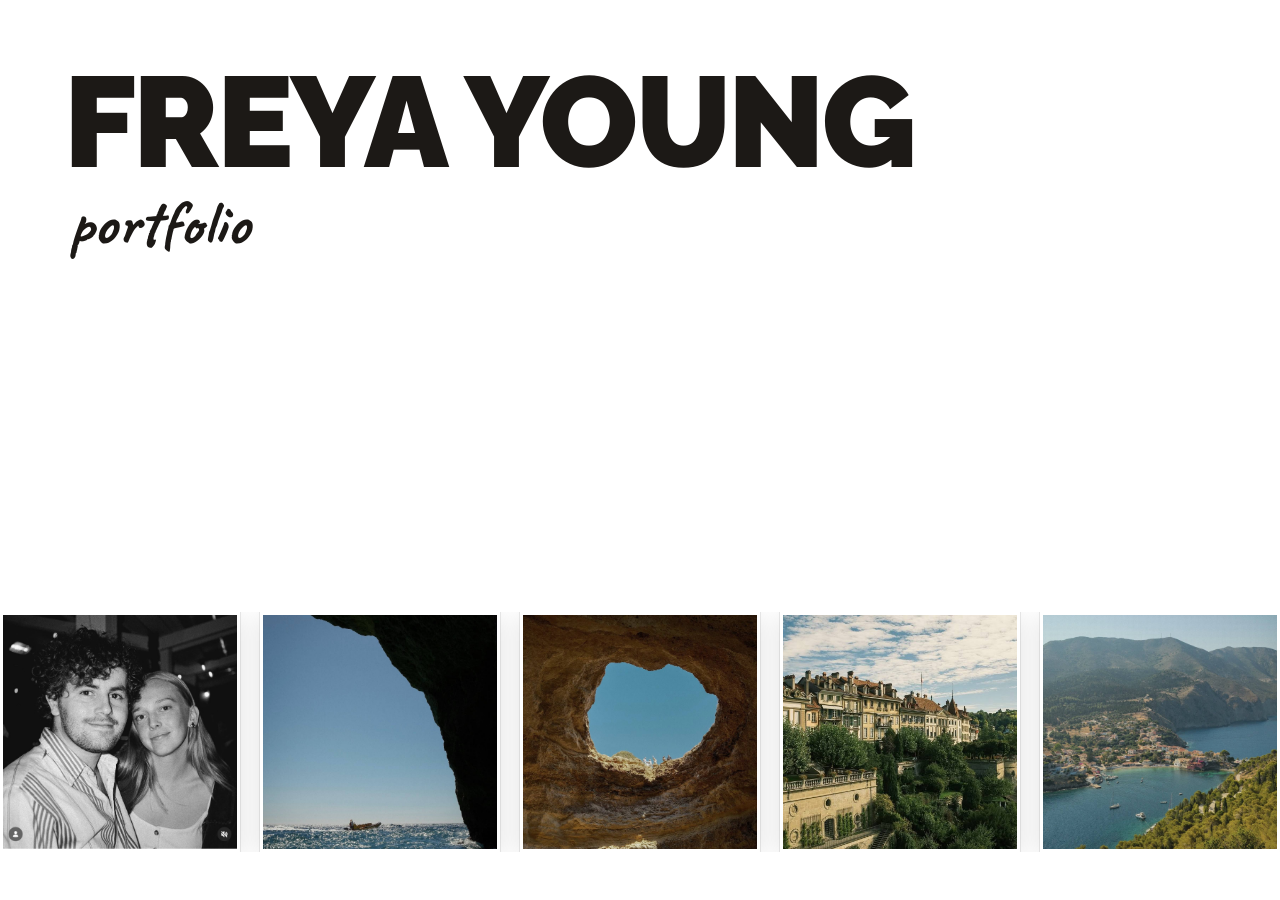
<file: hero-exploration.html>
<!doctype html>
<html lang="en">
<head>
<meta charset="utf-8">
<meta name="viewport" content="width=device-width,initial-scale=1">
<title>Hero Exploration</title>
<link rel="preconnect" href="https://fonts.googleapis.com">
<link rel="preconnect" href="https://fonts.gstatic.com" crossorigin>
<link href="https://fonts.googleapis.com/css2?family=Raleway:wght@800;900&family=Caveat:wght@700&display=swap" rel="stylesheet">
<style>
*,*::before,*::after{box-sizing:border-box;margin:0;padding:0;}
html,body{width:100%;height:100%;overflow:hidden;background:#fff;}

/* ── Masthead text ── */
.masthead{
  position:fixed;
  top:0;
  left:0;
  right:0;
  z-index:1;
  padding:clamp(32px,5vw,72px) clamp(24px,5vw,72px) 0;
  pointer-events:none;
}

.masthead__name{
  font-family:'Raleway',sans-serif;
  font-weight:900;
  font-size:clamp(52px,10vw,148px);
  line-height:.92;
  letter-spacing:-.02em;
  text-transform:uppercase;
  color:#1C1916;
  display:block;
}

.masthead__portfolio{
  font-family:'Caveat',cursive;
  font-weight:700;
  font-size:clamp(32px,5vw,76px);
  line-height:1.1;
  color:#1C1916;
  display:block;
  margin-top:.1em;
  margin-left:.08em;
}

/* ── Carousel ── */
:root{
  --card-w: calc(20vw - 16px);
  --gap: 20px;
  --speed: 22s;
}
@media(max-width:768px){
  :root{
    --card-w: calc(38vw - 10px);
    --gap: 14px;
  }
}

.carousel-wrap{
  position:fixed;
  bottom:48px;
  left:0;
  right:0;
  z-index:1;
  overflow:hidden;
}
@media(max-width:768px){
  .carousel-wrap{bottom:28px;}
}

.carousel-track{
  display:flex;
  gap:var(--gap);
  width:max-content;
  animation:slide var(--speed) linear infinite;
}
.carousel-track:hover{animation-play-state:paused;}

@keyframes slide{
  0%  {transform:translateX(0);}
  100%{transform:translateX(calc(-5 * (var(--card-w) + var(--gap))));}
}

.card{
  width:var(--card-w);
  height:var(--card-w);
  flex-shrink:0;
  overflow:hidden;
  border:3px solid #fff;
  box-shadow:0 4px 24px rgba(0,0,0,.12);
  outline:1px solid rgba(0,0,0,.08);
}
.card img{
  width:100%;
  height:100%;
  object-fit:cover;
  object-position:center;
  display:block;
}
</style>
</head>
<body>

<!-- Masthead -->
<div class="masthead">
  <span class="masthead__name">Freya Young</span>
  <span class="masthead__portfolio">portfolio</span>
</div>

<!-- Bottom carousel — 5 cards + duplicate set for seamless loop -->
<div class="carousel-wrap">
  <div class="carousel-track">
    <div class="card"><img src="images/hero-slide-1.jpg" alt=""></div>
    <div class="card"><img src="images/hero-slide-2.jpg" alt=""></div>
    <div class="card"><img src="images/hero-slide-3.jpg" alt=""></div>
    <div class="card"><img src="images/hero-slide-4.jpg" alt=""></div>
    <div class="card"><img src="images/hero-slide-5.jpg" alt=""></div>
    <div class="card"><img src="images/hero-slide-1.jpg" alt=""></div>
    <div class="card"><img src="images/hero-slide-2.jpg" alt=""></div>
    <div class="card"><img src="images/hero-slide-3.jpg" alt=""></div>
    <div class="card"><img src="images/hero-slide-4.jpg" alt=""></div>
    <div class="card"><img src="images/hero-slide-5.jpg" alt=""></div>
  </div>
</div>

</body>
</html>
</file>
